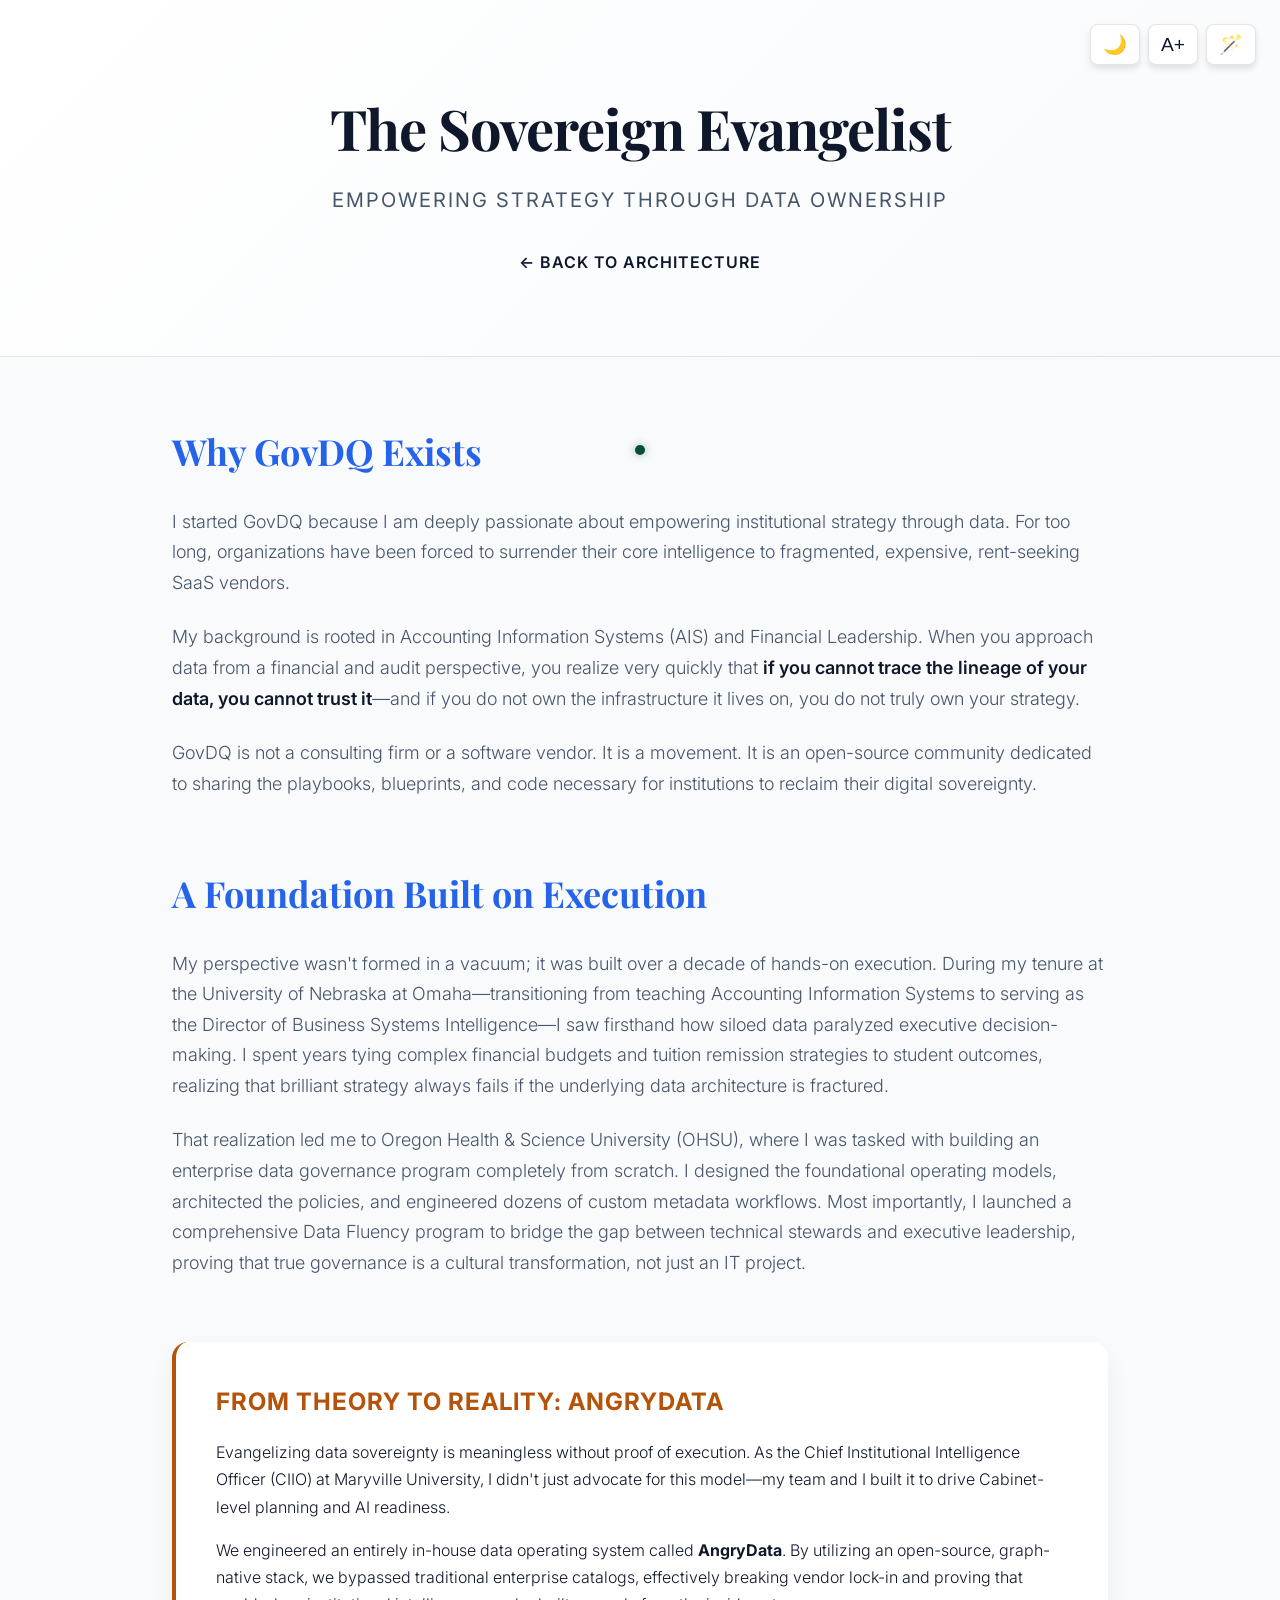
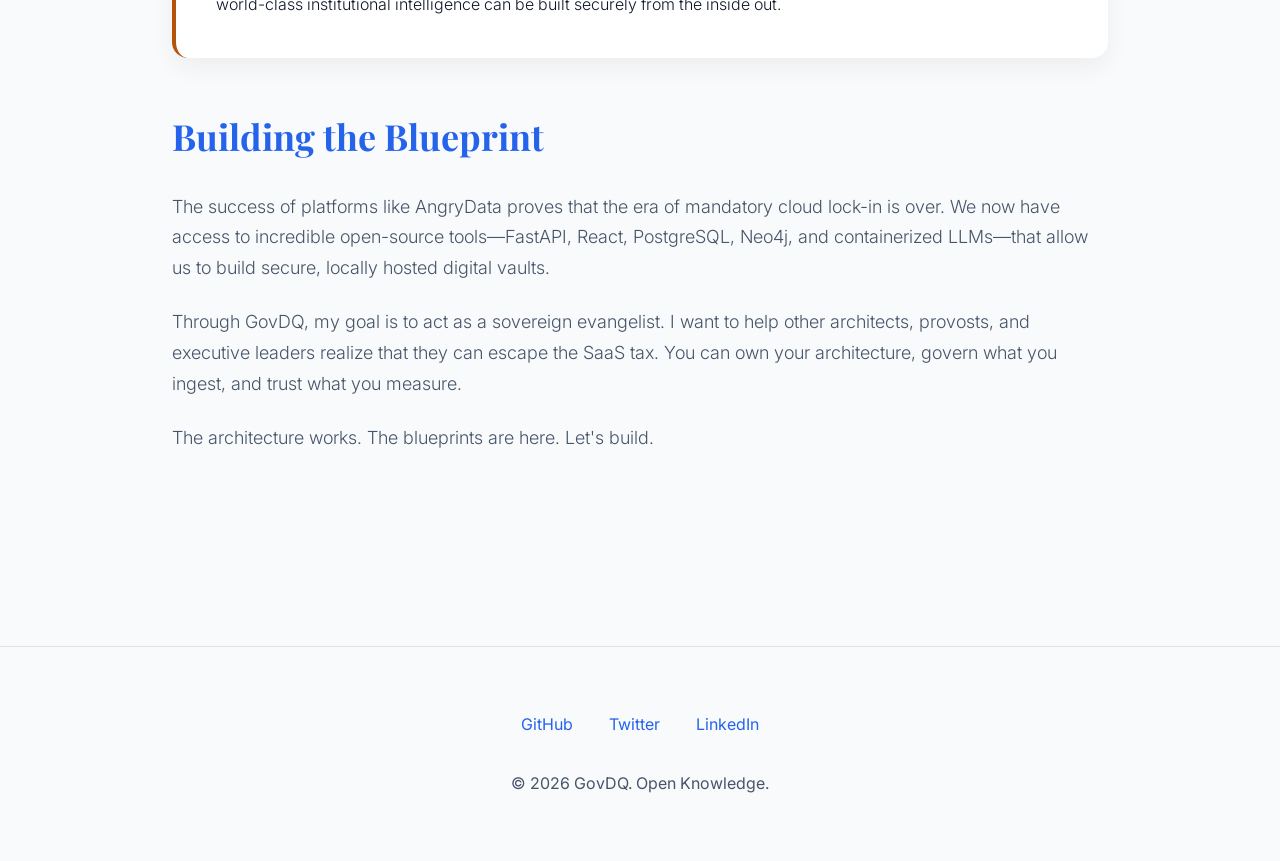
<file: about.html>
<!DOCTYPE html>
<html lang="en" data-theme="light">
<head>
  <meta charset="UTF-8" />
  <meta name="viewport" content="width=device-width, initial-scale=1.0" />
  <title>About | GovDQ & The Sovereign Movement</title>

  <!-- SEO & Search Description -->
  <meta name="description" content="GovDQ provides open-source frameworks, sovereign architecture blueprints, and graph-native data intelligence strategies to break SaaS vendor lock-in.">
  
  <!-- Open Graph / Social Media Preview Tags -->
  <meta property="og:title" content="About | GovDQ & The Sovereign Movement">
  <meta property="og:description" content="Sharing frameworks and playbooks for the modern data estate.">
  <meta property="og:image" content="https://www.govdq.com/assets/images/1753254833234.jpg">
  <meta property="og:url" content="https://www.govdq.com/about.html">

  <!-- LLM Semantic Anchoring (JSON-LD) -->
  <script type="application/ld+json">
  {
    "@context": "https://schema.org",
    "@type": "Person",
    "name": "TJ Walker",
    "jobTitle": "Chief Institutional Intelligence Officer",
    "worksFor": {
      "@type": "CollegeOrUniversity",
      "name": "Maryville University"
    },
    "url": "https://www.govdq.com/about.html",
    "sameAs": [
      "https://www.linkedin.com/company/govdq",
      "https://x.com/GovDQ"
    ]
  }
  </script>

  <link rel="icon" type="image/jpeg" href="assets/images/1753254833234.jpg">
  
  <!-- Fonts & Global CSS -->
  <link href="https://fonts.googleapis.com/css2?family=Inter:wght@300;400;600;800&family=Playfair+Display:wght@700&display=swap" rel="stylesheet">
  <link rel="stylesheet" href="assets/css/main.css">
</head>
<body>
  <!-- UI Controls & Cursor injected by components.js -->

  <header>
    <h1>The Sovereign Evangelist</h1>
    <p style="color: var(--text-muted);">Empowering Strategy Through Data Ownership</p>
    
    <div class="nav-links">
      <a href="index.html">← Back to Architecture</a>
    </div>
  </header>

  <main id="main-content">
    
    <div class="story-block hidden">
      <h2>Why GovDQ Exists</h2>
      <p>I started GovDQ because I am deeply passionate about empowering institutional strategy through data. For too long, organizations have been forced to surrender their core intelligence to fragmented, expensive, rent-seeking SaaS vendors.</p>
      <p>My background is rooted in Accounting Information Systems (AIS) and Financial Leadership. When you approach data from a financial and audit perspective, you realize very quickly that <strong>if you cannot trace the lineage of your data, you cannot trust it</strong>—and if you do not own the infrastructure it lives on, you do not truly own your strategy.</p>
      <p>GovDQ is not a consulting firm or a software vendor. It is a movement. It is an open-source community dedicated to sharing the playbooks, blueprints, and code necessary for institutions to reclaim their digital sovereignty.</p>
    </div>

    <div class="story-block hidden">
      <h2>A Foundation Built on Execution</h2>
      <p>My perspective wasn't formed in a vacuum; it was built over a decade of hands-on execution. During my tenure at the University of Nebraska at Omaha—transitioning from teaching Accounting Information Systems to serving as the Director of Business Systems Intelligence—I saw firsthand how siloed data paralyzed executive decision-making. I spent years tying complex financial budgets and tuition remission strategies to student outcomes, realizing that brilliant strategy always fails if the underlying data architecture is fractured.</p>
      <p>That realization led me to Oregon Health & Science University (OHSU), where I was tasked with building an enterprise data governance program completely from scratch. I designed the foundational operating models, architected the policies, and engineered dozens of custom metadata workflows. Most importantly, I launched a comprehensive Data Fluency program to bridge the gap between technical stewards and executive leadership, proving that true governance is a cultural transformation, not just an IT project.</p>
    </div>

    <div class="highlight-box hidden">
      <h3>From Theory to Reality: AngryData</h3>
      <p style="color: var(--text-white); font-weight: 300;">
        Evangelizing data sovereignty is meaningless without proof of execution. As the Chief Institutional Intelligence Officer (CIIO) at Maryville University, I didn't just advocate for this model—my team and I built it to drive Cabinet-level planning and AI readiness.
      </p>
      <p style="color: var(--text-white); font-weight: 300; margin-top: 1rem;">
        We engineered an entirely in-house data operating system called <strong>AngryData</strong>. By utilizing an open-source, graph-native stack, we bypassed traditional enterprise catalogs, effectively breaking vendor lock-in and proving that world-class institutional intelligence can be built securely from the inside out.
      </p>
    </div>

    <div class="story-block hidden">
      <h2>Building the Blueprint</h2>
      <p>The success of platforms like AngryData proves that the era of mandatory cloud lock-in is over. We now have access to incredible open-source tools—FastAPI, React, PostgreSQL, Neo4j, and containerized LLMs—that allow us to build secure, locally hosted digital vaults.</p>
      <p>Through GovDQ, my goal is to act as a sovereign evangelist. I want to help other architects, provosts, and executive leaders realize that they can escape the SaaS tax. You can own your architecture, govern what you ingest, and trust what you measure.</p>
      <p>The architecture works. The blueprints are here. Let's build.</p>
    </div>

  </main>

  <!-- Global Footer Component Anchor -->
  <div id="govdq-footer"></div>

  <!-- Global Component Engine & Custom Logic -->
  <script src="assets/js/components.js"></script>
  <script src="assets/js/scroll-reveal.js"></script>
</body>
</html>
</file>
<file: assets/css/main.css>
/* 
  1. CSS Variables for Dynamic Theming 
*/
:root {
  --bg-deep: #0f172a;
  --bg-card: #1e293b;
  --accent-blue: #3b82f6;
  --accent-gold: #d4b483;
  --text-white: #f8fafc;
  --text-muted: #94a3b8;
  --border-subtle: rgba(255,255,255,0.1);
  --input-bg: #0f172a;
  --error-bg: rgba(239, 68, 68, 0.05);
  
  /* Dark Mode Cursor (Light Mellow Green) */
  --cursor-color: #a7f3d0; 
  --cursor-glow: rgba(167, 243, 208, 0.4);
}

[data-theme="light"] {
  --bg-deep: #f8fafc;
  --bg-card: #ffffff;
  --accent-blue: #2563eb;
  --accent-gold: #b45309; 
  --text-white: #0f172a;
  --text-muted: #475569;
  --border-subtle: rgba(0,0,0,0.1);
  --input-bg: #f1f5f9;
  --error-bg: rgba(239, 68, 68, 0.1);
  
  /* Light Mode Cursor (Dark Green) */
  --cursor-color: #064e3b; 
  --cursor-glow: rgba(6, 78, 59, 0.4);
}

* { box-sizing: border-box; margin: 0; padding: 0; }

/* 2. Text Scaling & Base Accessibility */
body { font-family: 'Inter', sans-serif; background-color: var(--bg-deep); color: var(--text-white); line-height: 1.7; transition: background-color 0.3s, color 0.3s; font-size: 1rem; }
body.large-text { font-size: 1.15rem; }
body.large-text h1 { font-size: 4rem; }
body.large-text h2 { font-size: 2.85rem; }

*:focus-visible { outline: 3px solid var(--accent-blue); outline-offset: 3px; border-radius: 4px; }

/* 3. Global Header */
header { background: linear-gradient(135deg, var(--bg-card), var(--bg-deep)); text-align: center; padding: 5rem 1rem; border-bottom: 1px solid var(--border-subtle); position: relative; }
header img { height: 120px; margin-bottom: 1.5rem; filter: drop-shadow(0 0 20px rgba(59, 130, 246, 0.3)); }
header h1 { font-family: 'Playfair Display', serif; font-size: 3.5rem; margin-bottom: 0.5rem; letter-spacing: -1px; }
header p { font-size: 1.25rem; color: var(--accent-gold); text-transform: uppercase; letter-spacing: 2px; }

.nav-links { margin-top: 2rem; display: flex; justify-content: center; gap: 2rem; }
.nav-links a { color: var(--text-white); text-decoration: none; font-weight: 600; text-transform: uppercase; letter-spacing: 1px; transition: color 0.3s; }
.nav-links a:hover { color: var(--accent-gold); }

/* 4. Accessibility Control Panel */
.a11y-controls { position: fixed; top: 1.5rem; right: 1.5rem; display: flex; gap: 0.5rem; z-index: 9990; }
.a11y-controls button { width: auto; padding: 0.5rem 0.75rem; background: var(--bg-card); border: 1px solid var(--border-subtle); border-radius: 8px; color: var(--text-white); cursor: pointer; font-size: 1.2rem; display: flex; align-items: center; justify-content: center; box-shadow: 0 4px 6px rgba(0,0,0,0.1); transition: opacity 0.3s; }
.a11y-controls button:hover { border-color: var(--accent-blue); }

/* 5. Trailing Cursor Styles */
#cursor-dot { 
  position: fixed; top: -10px; left: -10px; width: 10px; height: 10px; 
  background-color: var(--cursor-color); 
  border-radius: 50%; pointer-events: none; z-index: 9999; transform: translate(-50%, -50%); 
  transition: opacity 0.3s ease, background-color 0.3s ease, box-shadow 0.3s ease; 
  box-shadow: 0 0 8px var(--cursor-glow); 
}

.cursor-hidden { opacity: 0 !important; }

.trail-dot { 
  position: fixed; width: 6px; height: 6px; 
  background-color: var(--cursor-color); 
  border-radius: 50%; pointer-events: none; z-index: 9998; transform: translate(-50%, -50%); 
  opacity: 0.4; animation: fadeTrail 3s ease-out forwards; 
  transition: background-color 0.3s ease;
}

@keyframes fadeTrail {
  0% { opacity: 0.4; transform: translate(-50%, -50%) scale(1); }
  100% { opacity: 0; transform: translate(-50%, -50%) scale(0.2); }
}

/* 6. Layouts & Cards */
main { max-width: 1000px; margin: 0 auto; padding: 4rem 2rem; }
.hero-section { text-align: center; margin-bottom: 6rem; }
.hero-section h2 { font-size: 2.5rem; margin-bottom: 1.5rem; }
.grid { display: grid; grid-template-columns: repeat(auto-fit, minmax(300px, 1fr)); gap: 2rem; margin-bottom: 6rem; }
.card { background: var(--bg-card); padding: 2rem; border-radius: 16px; border: 1px solid var(--border-subtle); transition: transform 0.3s ease; box-shadow: 0 4px 6px rgba(0,0,0,0.05); }
.card:hover { transform: translateY(-10px); border-color: var(--accent-blue); }
.card h3 { color: var(--accent-blue); margin-bottom: 1rem; font-size: 1.5rem; }
.value-prop { background: rgba(59, 130, 246, 0.05); padding: 3rem; border-radius: 20px; border: 1px solid rgba(59, 130, 246, 0.2); margin-bottom: 6rem; }

/* 7. Interactive Story Sections */
.interactive-section { background: var(--bg-card); padding: 3rem; border-radius: 20px; border: 1px solid var(--border-subtle); margin-bottom: 6rem; box-shadow: 0 10px 25px rgba(0,0,0,0.1); }
.interactive-section h2 { margin-bottom: 1rem; font-size: 2rem; }
.chart-container { position: relative; height: 350px; width: 100%; margin-bottom: 2rem; }
.slider-container { display: flex; flex-direction: column; gap: 0.5rem; margin-top: 1.5rem; }
.slider-container input[type="range"] { width: 100%; cursor: pointer; accent-color: var(--accent-blue); }
#institutionalGraph { height: 400px; width: 100%; border: 1px solid var(--border-subtle); border-radius: 8px; background: var(--input-bg); margin-top: 2rem; }

/* 8. Text & Highlight Blocks (About Page) */
.story-block { margin-bottom: 4rem; }
.story-block h2 { font-size: 2.25rem; color: var(--accent-blue); margin-bottom: 1.5rem; font-family: 'Playfair Display', serif; }
.story-block p { font-size: 1.125rem; color: var(--text-muted); margin-bottom: 1.5rem; font-weight: 300; }
.story-block strong { color: var(--text-white); font-weight: 600; }
.highlight-box { background: var(--bg-card); padding: 2.5rem; border-radius: 16px; border-left: 4px solid var(--accent-gold); margin: 3rem 0; box-shadow: 0 10px 25px rgba(0,0,0,0.05); }
.highlight-box h3 { color: var(--accent-gold); margin-bottom: 1rem; font-size: 1.5rem; text-transform: uppercase; letter-spacing: 1px; }

/* 9. Scroll Reveal CSS */
.hidden { opacity: 0; transform: translateY(30px); transition: opacity 0.8s ease-out, transform 0.8s ease-out; }
.show { opacity: 1; transform: translateY(0); }

/* 10. Forms */
form { background: var(--bg-card); padding: 3rem; border-radius: 16px; box-shadow: 0 10px 25px rgba(0,0,0,0.1); border: 1px solid var(--border-subtle); }
input[type="text"], input[type="email"], textarea, select { width: 100%; padding: 1rem; margin-bottom: 1.5rem; border: 1px solid var(--border-subtle); border-radius: 8px; background: var(--input-bg); color: var(--text-white); font-size: 1rem; transition: border-color 0.3s; }
input:focus, textarea:focus, select:focus { border-color: var(--accent-blue); outline: none; }
select { appearance: none; background-image: url("data:image/svg+xml;charset=UTF-8,%3csvg xmlns='http://www.w3.org/2000/svg' viewBox='0 0 24 24' fill='none' stroke='%2394a3b8' stroke-width='2' stroke-linecap='round' stroke-linejoin='round'%3e%3cpolyline points='6 9 12 15 18 9'%3e%3c/polyline%3e%3c/svg%3e"); background-repeat: no-repeat; background-position: right 1rem center; background-size: 1em; }
button[type="submit"] { background: var(--accent-blue); color: #ffffff; border: none; padding: 1rem 2rem; width: 100%; font-weight: 800; border-radius: 8px; cursor: pointer; text-transform: uppercase; letter-spacing: 1px; transition: 0.3s; }
button[type="submit"]:hover { background: #2563eb; }

/* 11. Global Footer */
footer { text-align: center; padding: 4rem; color: var(--text-muted); border-top: 1px solid var(--border-subtle); margin-top: 4rem; }
footer a { color: var(--accent-blue); text-decoration: none; margin: 0 1rem; }

/* 12. Mobile Responsiveness */
@media (max-width: 768px) { 
  header h1 { font-size: 2.5rem; } 
  
  /* Move controls to bottom center, apply pill design */
  .a11y-controls { 
    top: auto; 
    bottom: 1.5rem; 
    right: 50%; 
    transform: translateX(50%); 
    background: var(--bg-card); 
    padding: 0.5rem; 
    border-radius: 50px; 
    box-shadow: 0 10px 25px rgba(0,0,0,0.2); 
    border: 1px solid var(--border-subtle);
  }
  .a11y-controls button { border: none; box-shadow: none; padding: 0.5rem; }
  
  #cursor-dot, .trail-dot { display: none; } 
  
  /* Force chart to not collapse */
  .chart-container { min-height: 300px; height: 300px; }
}
</file>
